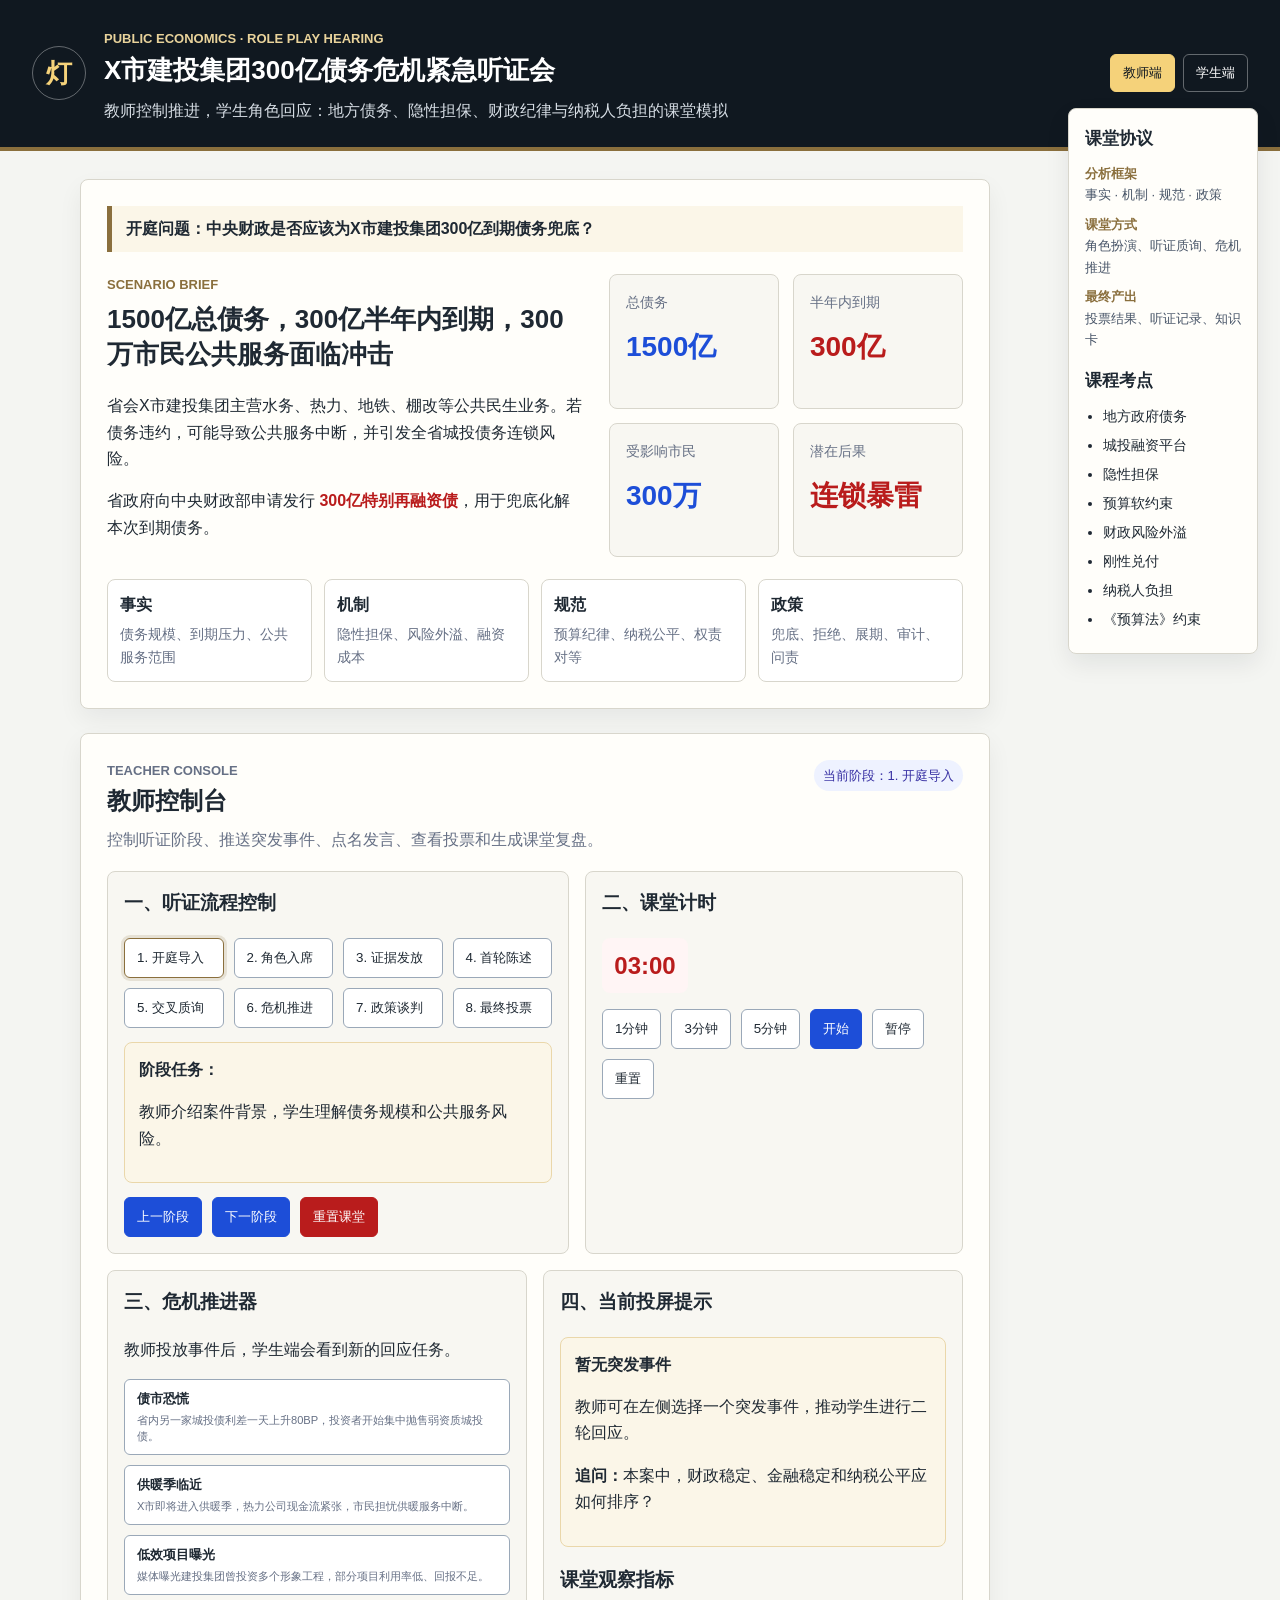
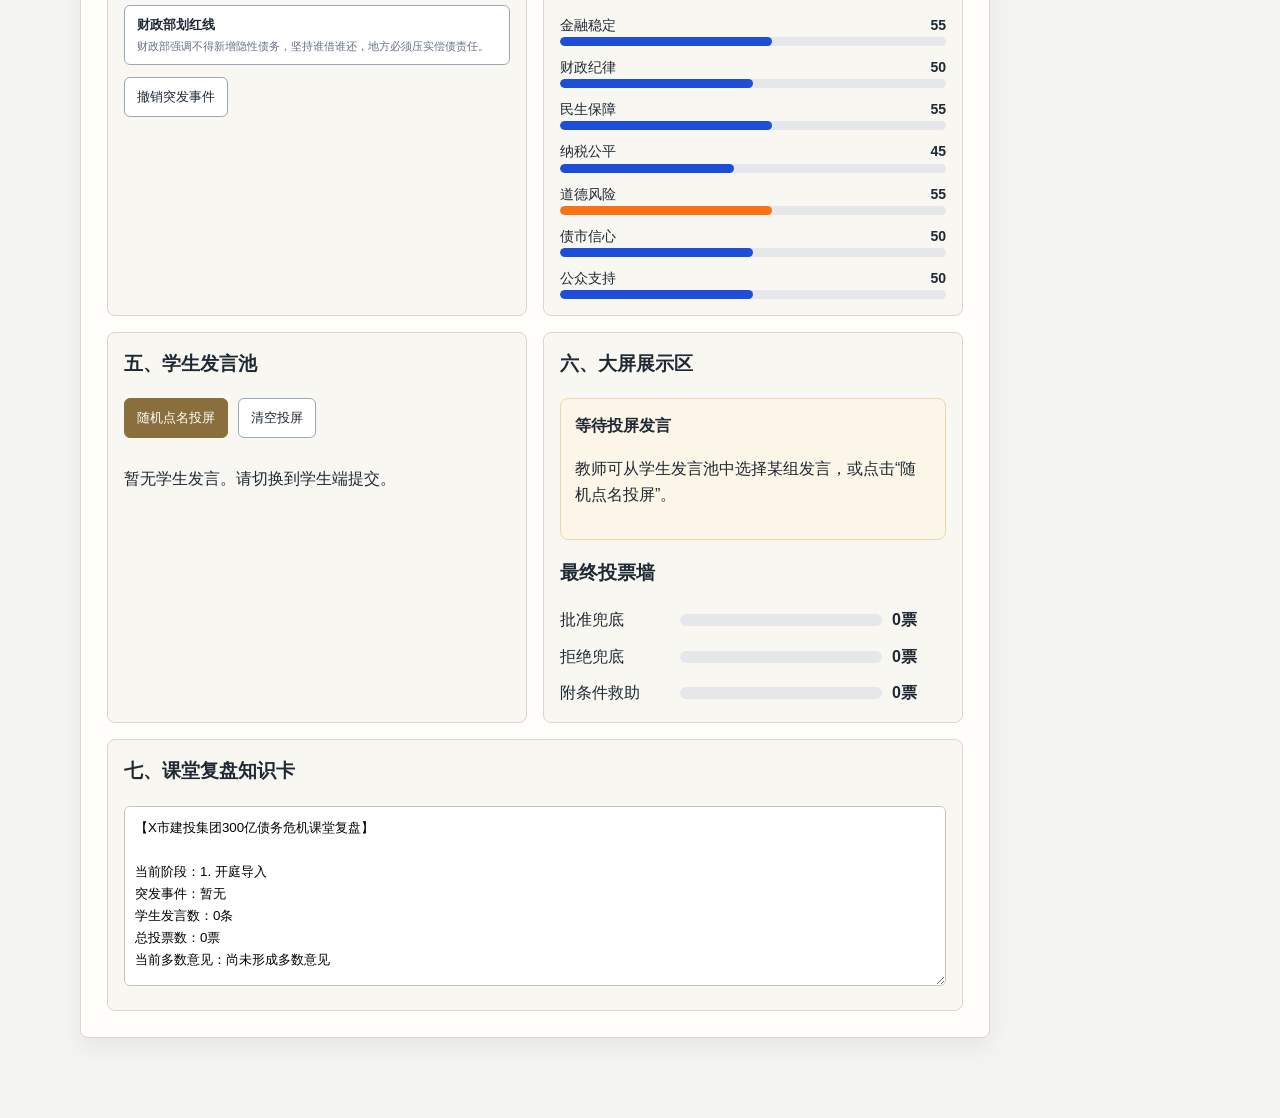
<file: index.html>
<!DOCTYPE html>
<html lang="zh-CN">
<head>
  <meta charset="UTF-8" />
  <meta name="viewport" content="width=device-width, initial-scale=1.0" />
  <title>X市建投集团300亿债务危机听证会课堂互动版</title>
  <link rel="stylesheet" href="style.css" />
</head>
<body>
  <header class="topbar">
    <div class="brand-mark">灯</div>
    <div class="brand-copy">
      <p class="eyebrow">Public Economics · Role Play Hearing</p>
      <h1>X市建投集团300亿债务危机紧急听证会</h1>
      <p>教师控制推进，学生角色回应：地方债务、隐性担保、财政纪律与纳税人负担的课堂模拟</p>
    </div>
    <div class="mode-switch">
      <button id="teacherModeBtn" class="mode-btn active" type="button">教师端</button>
      <button id="studentModeBtn" class="mode-btn" type="button">学生端</button>
    </div>
  </header>

  <aside class="knowledge-sidebar">
    <h2>课堂协议</h2>
    <dl>
      <dt>分析框架</dt>
      <dd>事实 · 机制 · 规范 · 政策</dd>
      <dt>课堂方式</dt>
      <dd>角色扮演、听证质询、危机推进</dd>
      <dt>最终产出</dt>
      <dd>投票结果、听证记录、知识卡</dd>
    </dl>

    <h2>课程考点</h2>
    <ul>
      <li>地方政府债务</li>
      <li>城投融资平台</li>
      <li>隐性担保</li>
      <li>预算软约束</li>
      <li>财政风险外溢</li>
      <li>刚性兑付</li>
      <li>纳税人负担</li>
      <li>《预算法》约束</li>
    </ul>
  </aside>

  <main class="page-shell">
    <section class="hero-section">
      <div class="opening-text">
        <span>开庭问题：中央财政是否应该为X市建投集团300亿到期债务兜底？</span>
      </div>

      <div class="hero-grid">
        <div>
          <p class="section-kicker">Scenario Brief</p>
          <h2>1500亿总债务，300亿半年内到期，300万市民公共服务面临冲击</h2>
          <p>省会X市建投集团主营水务、热力、地铁、棚改等公共民生业务。若债务违约，可能导致公共服务中断，并引发全省城投债务连锁风险。</p>
          <p>省政府向中央财政部申请发行 <strong>300亿特别再融资债</strong>，用于兜底化解本次到期债务。</p>
        </div>

        <div class="data-board">
          <div class="data-card"><span>总债务</span><strong>1500亿</strong></div>
          <div class="data-card danger"><span>半年内到期</span><strong>300亿</strong></div>
          <div class="data-card"><span>受影响市民</span><strong>300万</strong></div>
          <div class="data-card danger"><span>潜在后果</span><strong>连锁暴雷</strong></div>
        </div>
      </div>

      <div class="method-strip">
        <div><strong>事实</strong><span>债务规模、到期压力、公共服务范围</span></div>
        <div><strong>机制</strong><span>隐性担保、风险外溢、融资成本</span></div>
        <div><strong>规范</strong><span>预算纪律、纳税公平、权责对等</span></div>
        <div><strong>政策</strong><span>兜底、拒绝、展期、审计、问责</span></div>
      </div>
    </section>

    <section id="teacherPanel" class="app-panel"></section>
    <section id="studentPanel" class="app-panel hidden"></section>
  </main>

  <div id="modal" class="modal hidden">
    <div class="modal-content">
      <button id="closeModalBtn" class="close-btn" type="button">×</button>
      <h2 id="modalTitle">提示</h2>
      <p id="modalText"></p>
    </div>
  </div>

  <script src="script.js"></script>
</body>
</html>
</file>
<file: style.css>
* {
  box-sizing: border-box;
}

body {
  margin: 0;
  font-family: "Microsoft YaHei", Arial, sans-serif;
  color: #1f2933;
  background: #f4f5f2;
  line-height: 1.65;
}

button,
input,
select,
textarea {
  font-family: inherit;
}

button {
  cursor: pointer;
}

.hidden {
  display: none !important;
}

.topbar {
  display: grid;
  grid-template-columns: auto 1fr auto;
  gap: 18px;
  align-items: center;
  background: #101820;
  color: white;
  padding: 22px 32px;
  border-bottom: 4px solid #8a6f3d;
}

.brand-mark {
  width: 54px;
  height: 54px;
  display: grid;
  place-items: center;
  border: 1px solid rgba(255, 255, 255, 0.35);
  border-radius: 50%;
  color: #f5d27a;
  font-size: 26px;
  font-weight: bold;
}

.eyebrow,
.section-kicker {
  margin: 0 0 6px;
  color: #8a6f3d;
  font-size: 13px;
  font-weight: bold;
  letter-spacing: 0;
  text-transform: uppercase;
}

.topbar .eyebrow {
  color: #e9d39b;
}

.topbar h1 {
  margin: 0;
  font-size: 26px;
}

.topbar p {
  margin: 6px 0 0;
  color: #d6dde4;
}

.mode-switch {
  display: flex;
  gap: 8px;
}

.mode-btn {
  border: 1px solid rgba(255, 255, 255, 0.35);
  background: transparent;
  color: white;
  border-radius: 6px;
  padding: 9px 12px;
}

.mode-btn.active {
  background: #f5d27a;
  color: #101820;
  border-color: #f5d27a;
}

.page-shell {
  width: min(1120px, calc(100% - 48px));
  margin: 28px auto 80px;
  padding-right: 210px;
}

.hero-section,
.section-block,
.app-panel {
  background: #fffefa;
  border: 1px solid #d8d6cc;
  border-radius: 8px;
  padding: 26px;
  margin-bottom: 24px;
  box-shadow: 0 10px 24px rgba(15, 23, 42, 0.06);
}

.opening-text {
  overflow: hidden;
  border-left: 5px solid #8a6f3d;
  padding: 10px 14px;
  background: #fbf6e8;
  margin-bottom: 22px;
  font-weight: bold;
}

.opening-text span {
  display: inline-block;
  white-space: nowrap;
  animation: typing 4s steps(34, end);
}

@keyframes typing {
  from { width: 0; }
  to { width: 100%; }
}

.hero-grid {
  display: grid;
  grid-template-columns: 1.35fr 1fr;
  gap: 24px;
}

.hero-grid h2 {
  margin-top: 0;
  font-size: 26px;
  line-height: 1.35;
}

.hero-grid strong {
  color: #b91c1c;
}

.data-board {
  display: grid;
  grid-template-columns: 1fr 1fr;
  gap: 14px;
}

.data-card {
  min-height: 112px;
  border: 1px solid #d8d6cc;
  border-radius: 8px;
  padding: 16px;
  background: #f8f7f2;
}

.data-card span {
  display: block;
  color: #667085;
  font-size: 14px;
}

.data-card strong {
  display: block;
  margin-top: 10px;
  font-size: 28px;
  color: #1d4ed8;
}

.data-card.danger strong {
  color: #b91c1c;
}

.method-strip {
  display: grid;
  grid-template-columns: repeat(4, 1fr);
  gap: 12px;
  margin-top: 22px;
}

.method-strip div {
  border: 1px solid #d8d6cc;
  border-radius: 8px;
  background: #ffffff;
  padding: 12px;
}

.method-strip strong,
.method-strip span {
  display: block;
}

.method-strip span {
  margin-top: 4px;
  color: #667085;
  font-size: 14px;
}

.knowledge-sidebar {
  position: fixed;
  top: 108px;
  right: 22px;
  width: 190px;
  background: #fffefa;
  border: 1px solid #d8d6cc;
  border-radius: 8px;
  padding: 16px;
  box-shadow: 0 10px 24px rgba(15, 23, 42, 0.08);
  z-index: 10;
}

.knowledge-sidebar h2 {
  margin: 0 0 10px;
  font-size: 17px;
}

.knowledge-sidebar dl {
  margin: 0 0 16px;
}

.knowledge-sidebar dt {
  font-size: 13px;
  color: #8a6f3d;
  font-weight: bold;
}

.knowledge-sidebar dd {
  margin: 0 0 8px;
  font-size: 13px;
  color: #475467;
}

.knowledge-sidebar ul {
  margin: 0;
  padding-left: 18px;
  font-size: 14px;
}

.knowledge-sidebar li {
  margin-bottom: 6px;
}

.panel-title {
  display: flex;
  justify-content: space-between;
  gap: 18px;
  align-items: flex-start;
  margin-bottom: 18px;
}

.panel-title h2 {
  margin: 0 0 6px;
  font-size: 24px;
}

.panel-title p {
  margin: 0;
  color: #667085;
}

.badge {
  display: inline-flex;
  align-items: center;
  border-radius: 999px;
  padding: 5px 9px;
  background: #eef2ff;
  color: #3730a3;
  font-size: 13px;
}

.grid-2,
.grid-3,
.teacher-layout,
.student-layout {
  display: grid;
  gap: 16px;
}

.grid-2 {
  grid-template-columns: 1fr 1fr;
}

.grid-3 {
  grid-template-columns: repeat(3, 1fr);
}

.teacher-layout {
  grid-template-columns: 1.1fr 0.9fr;
}

.student-layout {
  grid-template-columns: 0.95fr 1.05fr;
}

.card {
  border: 1px solid #d8d6cc;
  background: #f8f7f2;
  border-radius: 8px;
  padding: 16px;
}

.card.white {
  background: white;
}

.card h3,
.card h4 {
  margin-top: 0;
}

.phase-list,
.event-list,
.role-grid,
.evidence-grid,
.vote-options {
  display: grid;
  gap: 10px;
}

.phase-list {
  grid-template-columns: repeat(4, 1fr);
}

.role-grid {
  grid-template-columns: repeat(5, 1fr);
}

.evidence-grid {
  grid-template-columns: repeat(2, 1fr);
}

.phase-btn,
.event-btn,
.role-btn,
.evidence-btn,
.action-btn,
.mini-btn,
.vote-btn {
  border: 1px solid #9aa8b8;
  background: white;
  color: #1f2933;
  border-radius: 6px;
  padding: 10px 12px;
  text-align: left;
}

.phase-btn.active,
.evidence-btn.active,
.role-btn.active {
  border-color: #8a6f3d;
  box-shadow: 0 0 0 3px rgba(138, 111, 61, 0.16);
}

.role-btn {
  min-height: 190px;
  color: white;
  border: 2px solid transparent;
}

.role-btn span {
  display: inline-block;
  margin: 6px 0 10px;
  border-radius: 999px;
  padding: 4px 8px;
  background: rgba(255, 255, 255, 0.2);
  font-size: 13px;
}

.role-btn p {
  margin: 0;
  font-size: 14px;
}

.event-btn strong,
.evidence-btn strong {
  display: block;
  margin-bottom: 4px;
}

.event-btn small,
.evidence-btn small {
  color: #667085;
}

.action-row {
  display: flex;
  flex-wrap: wrap;
  gap: 10px;
}

.action-btn,
.mini-btn {
  text-align: center;
}

.primary-btn {
  background: #1d4ed8;
  border-color: #1d4ed8;
  color: white;
}

.danger-btn {
  background: #b91c1c;
  border-color: #b91c1c;
  color: white;
}

.gold-btn {
  background: #8a6f3d;
  border-color: #8a6f3d;
  color: white;
}

.input-grid {
  display: grid;
  grid-template-columns: 1fr 1fr;
  gap: 12px;
  margin-bottom: 12px;
}

.input-grid label,
.full-input label {
  display: block;
  margin-bottom: 6px;
  font-weight: bold;
}

input,
select,
textarea {
  width: 100%;
  border: 1px solid #c8c2b2;
  border-radius: 6px;
  padding: 10px;
  background: white;
}

textarea {
  min-height: 120px;
  resize: vertical;
  line-height: 1.65;
}

.score-grid {
  display: grid;
  gap: 10px;
}

.score-label {
  display: flex;
  justify-content: space-between;
  font-size: 14px;
}

.score-bar {
  height: 9px;
  background: #e5e7eb;
  border-radius: 999px;
  overflow: hidden;
}

.score-fill {
  height: 100%;
  border-radius: 999px;
  transition: width 0.3s;
}

.record-log {
  max-height: 360px;
  overflow-y: auto;
  display: grid;
  gap: 10px;
}

.record-item {
  border-left: 4px solid #64748b;
  background: white;
  border-radius: 8px;
  padding: 12px;
}

.record-item strong {
  display: block;
  margin-bottom: 4px;
}

.spotlight {
  background: #fbf6e8;
  border: 1px solid #ead7aa;
  border-radius: 8px;
  padding: 14px;
}

.timer-display {
  display: inline-block;
  min-width: 86px;
  text-align: center;
  font-size: 24px;
  font-weight: bold;
  color: #b91c1c;
  background: #fff5f5;
  border-radius: 8px;
  padding: 8px 10px;
}

.vote-bar-list {
  display: grid;
  gap: 10px;
}

.vote-row {
  display: grid;
  grid-template-columns: 110px 1fr 54px;
  gap: 10px;
  align-items: center;
}

.vote-track {
  height: 12px;
  background: #e5e7eb;
  border-radius: 999px;
  overflow: hidden;
}

.vote-fill {
  height: 100%;
  border-radius: 999px;
  transition: width 0.3s;
}

.knowledge-card {
  min-height: 180px;
}

.modal {
  position: fixed;
  inset: 0;
  background: rgba(15, 23, 42, 0.55);
  display: flex;
  align-items: center;
  justify-content: center;
  z-index: 30;
}

.modal-content {
  position: relative;
  width: min(560px, calc(100% - 40px));
  background: white;
  border-radius: 8px;
  padding: 26px;
  box-shadow: 0 20px 50px rgba(15, 23, 42, 0.24);
}

.close-btn {
  position: absolute;
  top: 10px;
  right: 12px;
  border: none;
  background: #e5e7eb;
  width: 30px;
  height: 30px;
  border-radius: 50%;
  font-size: 20px;
}

@media (max-width: 980px) {
  .topbar {
    grid-template-columns: auto 1fr;
  }

  .mode-switch {
    grid-column: 1 / -1;
  }

  .page-shell {
    padding-right: 0;
  }

  .knowledge-sidebar {
    position: static;
    width: min(1120px, calc(100% - 48px));
    margin: 20px auto 0;
  }

  .teacher-layout,
  .student-layout,
  .hero-grid,
  .grid-2,
  .grid-3,
  .input-grid {
    grid-template-columns: 1fr;
  }

  .role-grid,
  .phase-list,
  .method-strip {
    grid-template-columns: repeat(2, 1fr);
  }
}

@media (max-width: 560px) {
  .page-shell {
    width: calc(100% - 28px);
  }

  .brand-mark {
    width: 42px;
    height: 42px;
    font-size: 20px;
  }

  .topbar h1 {
    font-size: 21px;
  }

  .role-grid,
  .phase-list,
  .method-strip,
  .evidence-grid,
  .data-board {
    grid-template-columns: 1fr;
  }

  .vote-row {
    grid-template-columns: 86px 1fr 44px;
  }
}
</file>
